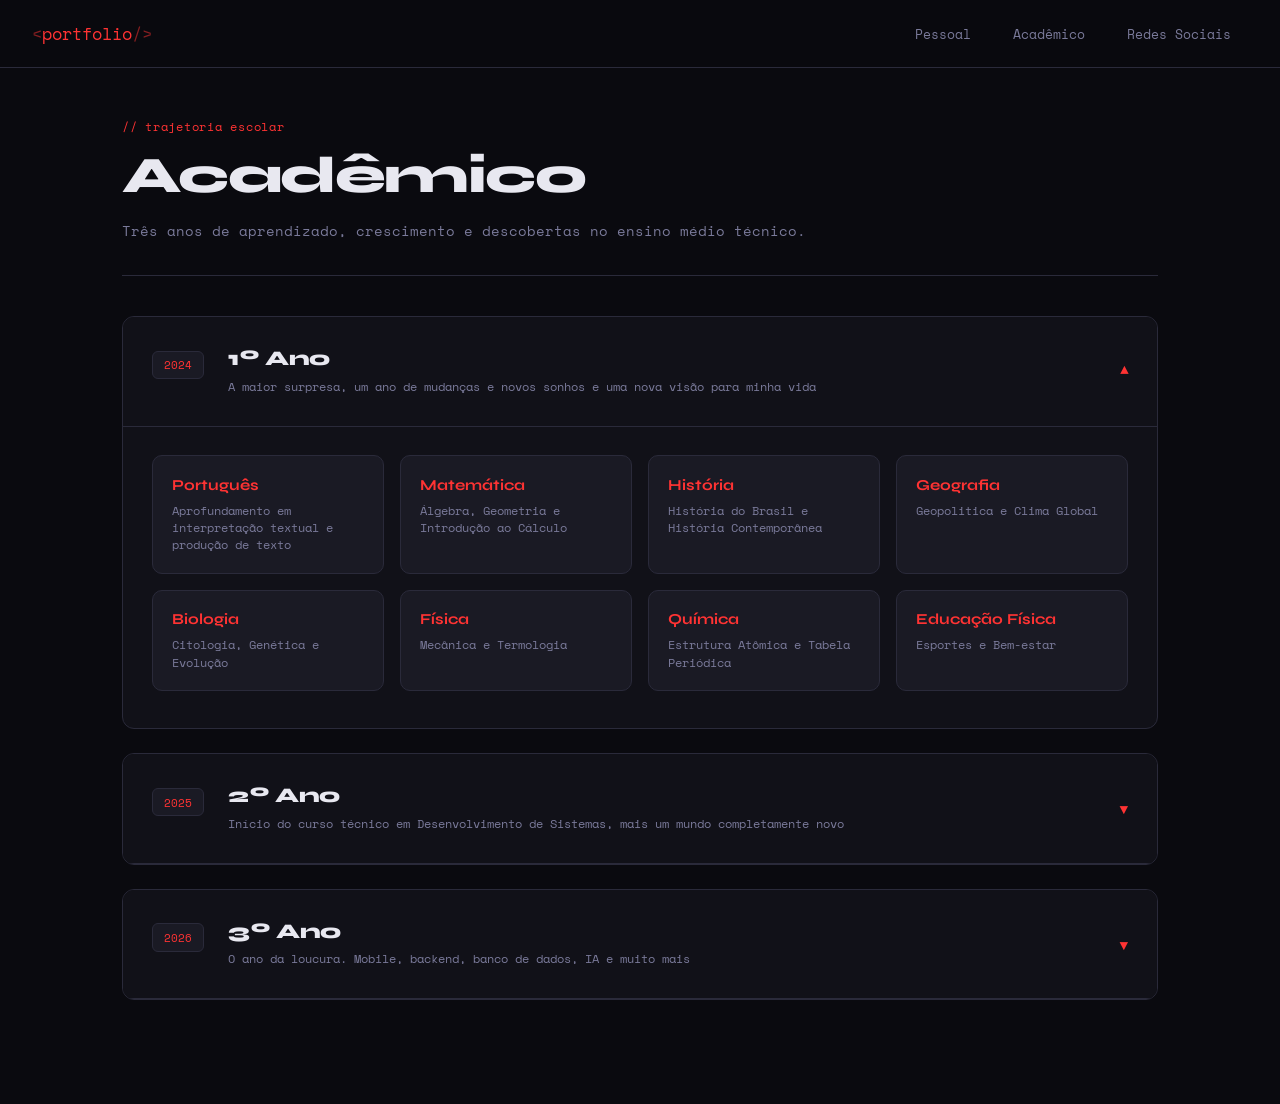
<file: portfólio/pages/academico.html>
<!DOCTYPE html>
<html lang="pt-BR">
<head>
  <meta charset="UTF-8"/>
  <meta name="viewport" content="width=device-width, initial-scale=1.0"/>
  <title>Acadêmico | João Paulo</title>
  <link href="https://fonts.googleapis.com/css2?family=Space+Mono:wght@400;700&family=Syne:wght@400;700;800&display=swap" rel="stylesheet"/>
  <link rel="stylesheet" href="../css/style.css"/>
</head>
<body>

<nav class="navbar">
  <a href="../index.html" class="nav-logo"><span>&lt;</span>portfolio<span>/&gt;</span></a>
  <div class="nav-links">
    <a href="../index.html" class="nav-btn">Pessoal</a>
    <a href="academico.html" class="nav-btn">Acadêmico</a>
    <a href="sociais.html" class="nav-btn">Redes Sociais</a>
  </div>
</nav>

<div class="page">
  <div class="page-header">
    <p class="tag-section">// trajetoria escolar</p>
    <h1>Acadêmico</h1>
    <p>Três anos de aprendizado, crescimento e descobertas no ensino médio técnico.</p>
  </div>
 
  <!-- ANO 1 -->
  <div id="ano1" class="year-section">
    <button class="year-header" onclick="toggleYear(this)">
      <div class="year-header-content">
        <span class="year-badge">2024</span>
        <div>
          <h2>1º Ano</h2>
          <p>A maior surpresa, um ano de mudanças e novos sonhos e uma nova visão para minha vida</p>
        </div>
      </div>
      <span class="year-toggle">▼</span>
    </button>
    <div class="year-content">
      <div class="subjects-grid">
        <div class="subject-item">
          <h3>Português</h3>
          <p>Aprofundamento em interpretação textual e produção de texto</p>
        </div>
        <div class="subject-item">
          <h3>Matemática</h3>
          <p>Álgebra, Geometria e Introdução ao Cálculo</p>
        </div>
        <div class="subject-item">
          <h3>História</h3>
          <p>História do Brasil e História Contemporânea</p>
        </div>
        <div class="subject-item">
          <h3>Geografia</h3>
          <p>Geopolitica e Clima Global</p>
        </div>
        <div class="subject-item">
          <h3>Biologia</h3>
          <p>Citologia, Genética e Evolução</p>
        </div>
        <div class="subject-item">
          <h3>Física</h3>
          <p>Mecânica e Termologia</p>
        </div>
        <div class="subject-item">
          <h3>Química</h3>
          <p>Estrutura Atômica e Tabela Periódica</p>
        </div>
        <div class="subject-item">
          <h3>Educação Física</h3>
          <p>Esportes e Bem-estar</p>
        </div>
      </div>
    </div>
  </div>

  <!-- ANO 2 -->
  <div id="ano2" class="year-section">
    <button class="year-header" onclick="toggleYear(this)">
      <div class="year-header-content">
        <span class="year-badge">2025</span>
        <div>
          <h2>2º Ano</h2>
          <p>Início do curso técnico em Desenvolvimento de Sistemas, mais um mundo completamente novo</p>
        </div>
      </div>
      <span class="year-toggle">▼</span>
    </button>
    <div class="year-content">
      <div class="subjects-grid">
        <div class="subject-item">
          <h3>Lógica e Linguagem de Programação I</h3>
          <p>Lógica de programação com Python</p>
        </div>
        <div class="subject-item">
          <h3>Carreiras e Competências para o Mercado de Trabalho</h3>
          <p>Preparação para o mercado de trabalho</p>
        </div>
        <div class="subject-item">
          <h3>Redes de Computadores e Segurança da Inormação na Nuvem</h3>
          <p>Como funciona redes de computadores e proteção de dados</p>
        </div>
        <div class="subject-item">
          <h3>Processos de Desenvolvimento de Software e Metodologias Ágeis</h3>
          <p>como desenvolver um sistema de forma organizada</p>
        </div>
        <div class="subject-item">
          <h3>ED. Física</h3>
          <p>Exercícios e saúde corporal</p>
        </div>
        <div class="subject-item">
          <h3>Sociologia</h3>
          <p>Estudo de sociedade e comportamento</p>
        </div>
        <div class="subject-item">
          <h3>Matemática</h3>
          <p>Cálculos e raciocínio lógico</p>
        </div>
        <div class="subject-item">
          <h3>Português </h3>
          <p>Gramática e interpretação de texto</p>
        </div>
      </div>
    </div>
  </div>

  <!-- ANO 3 -->
  <div id="ano3" class="year-section">
    <button class="year-header" onclick="toggleYear(this)">
      <div class="year-header-content">
        <span class="year-badge">2026</span>
        <div>
          <h2>3º Ano</h2>
          <p>O ano da loucura. Mobile, backend, banco de dados, IA e muito mais</p>
        </div>
      </div>
      <span class="year-toggle">▼</span>
    </button>
    <div class="year-content">
      <div class="subjects-grid">
        <div class="subject-item">
          <h3>Língua portuguesa</h3>
          <p>Interpretação de textos, gramática e aprofundamento em leitura</p>
        </div>
        <div class="subject-item">
          <h3>Desenvolvimento Mobile</h3>
          <p>Criação de aplicativos mobile</p>
        </div>
        <div class="subject-item">
          <h3>Backend</h3>
          <p>parte interna e lógica dos sistemas</p>
        </div>
        <div class="subject-item">
          <h3>Modelagem e Desenvolvimento de Banco de Dados</h3>
          <p>NoSQL, MongoDB e Otimização</p>
        </div>
        <div class="subject-item">
          <h3>Inteligência Artificial</h3>
          <p>Machine Learning e Redes Neurais</p>
        </div>
        <div class="subject-item">
          <h3>Projeto Multidisciplinar</h3>
          <p>Desenvolvimento de Projeto Final Completo</p>
        </div>
        <div class="subject-item">
          <h3>frontend</h3>
          <p>Parte externa, tudo que aparece na tela</p>
        </div>
        <div class="subject-item">
          <h3>Versionamento de código e sistemas de mensageria</h3>
          <p>Controle, organização e comunicação entre sistemas</p>
        </div>
      </div>
    </div>
  </div>

</div>

<style>
.year-section {
  margin-bottom: 1.5rem;
  border-radius: var(--radius);
  overflow: hidden;
  border: 1px solid var(--border);
  background: var(--surface);
  transition: all 0.3s ease;
}

.year-section:hover {
  border-color: var(--red);
  box-shadow: 0 4px 20px rgba(255,51,51,0.08);
}

.year-header {
  width: 100%;
  display: flex;
  align-items: center;
  justify-content: space-between;
  background: var(--surface);
  border: none;
  padding: 1.8rem;
  cursor: pointer;
  transition: all 0.2s ease;
  font-family: var(--font-mono);
  color: var(--text);
  border-bottom: 1px solid var(--border);
}

.year-header:hover {
  background: var(--surface2);
  border-left: 4px solid var(--red);
  padding-left: calc(1.8rem - 4px);
}

.year-header-content {
  display: flex;
  align-items: center;
  gap: 1.5rem;
  flex: 1;
  text-align: left;
}

.year-header h2 {
  margin: 0 0 0.3rem 0;
  font-size: 1.3rem;
}

.year-header p {
  margin: 0;
  font-size: 0.78rem;
  color: var(--text-muted);
}

.year-toggle {
  color: var(--red);
  font-size: 0.9rem;
  transition: transform 0.3s ease;
  flex-shrink: 0;
}

.year-header.active .year-toggle {
  transform: rotate(180deg);
}

.year-content {
  max-height: 0;
  overflow: hidden;
  transition: max-height 0.3s ease;
  padding: 0 1.8rem;
}

.year-content.active {
  max-height: 2000px;
  padding: 1.8rem;
}

.subjects-grid {
  display: grid;
  grid-template-columns: repeat(auto-fit, minmax(220px, 1fr));
  gap: 1rem;
}

.subject-item {
  background: var(--surface2);
  border: 1px solid var(--border);
  border-radius: 10px;
  padding: 1.2rem;
  transition: all 0.2s ease;
}

.subject-item:hover {
  border-color: var(--red);
  transform: translateY(-3px);
  background: var(--bg);
}

.subject-item h3 {
  margin: 0 0 0.5rem 0;
  font-size: 0.95rem;
  color: var(--red);
}

.subject-item p {
  margin: 0;
  font-size: 0.78rem;
  color: var(--text-muted);
  line-height: 1.4;
}

@media (max-width: 700px) {
  .year-header {
    padding: 1.2rem;
    flex-direction: column;
    align-items: flex-start;
  }
  
  .year-header-content {
    flex-direction: column;
    width: 100%;
  }
  
  .year-content.active {
    padding: 1.2rem;
  }
  
  .subjects-grid {
    grid-template-columns: 1fr;
  }
}
</style>

<script>
function toggleYear(button) {
  button.classList.toggle('active');
  const content = button.nextElementSibling;
  content.classList.toggle('active');
}


document.addEventListener('DOMContentLoaded', function() {
  const firstYearButton = document.querySelector('.year-header');
  if (firstYearButton) {
    firstYearButton.click();
  }
});
</script>

</body>
</html>
</file>
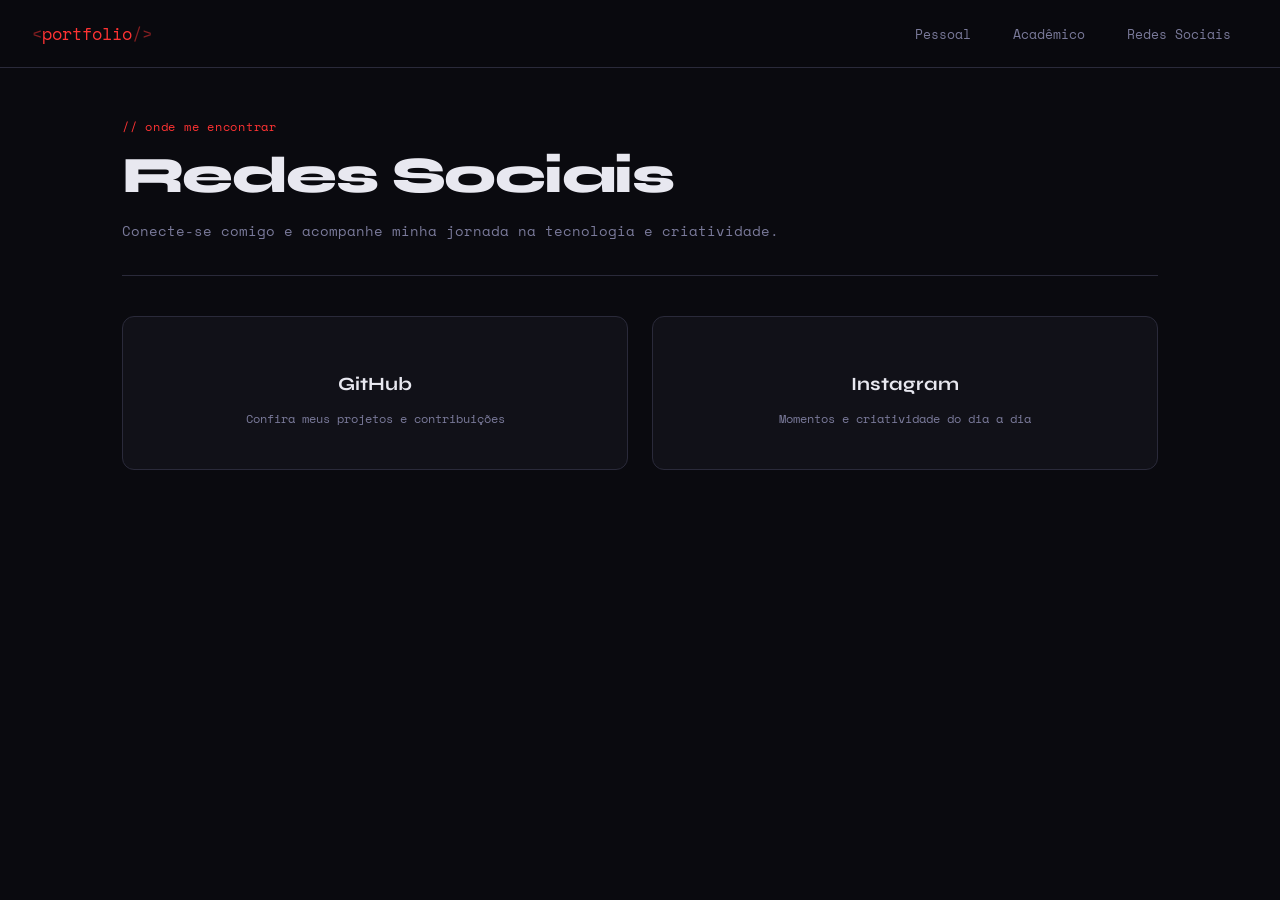
<file: portfólio/pages/sociais.html>
<!DOCTYPE html>
<html lang="pt-BR">
<head>
  <meta charset="UTF-8"/>
  <meta name="viewport" content="width=device-width, initial-scale=1.0"/>
  <title>Redes Sociais | João Paulo</title>
  <link href="https://fonts.googleapis.com/css2?family=Space+Mono:wght@400;700&family=Syne:wght@400;700;800&display=swap" rel="stylesheet"/>
  <link rel="stylesheet" href="../css/style.css"/>
</head>
<body>

<nav class="navbar">
  <a href="../index.html" class="nav-logo"><span>&lt;</span>portfolio<span>/&gt;</span></a>
  <div class="nav-links">
    <a href="../index.html" class="nav-btn">Pessoal</a>
    <a href="academico.html" class="nav-btn">Acadêmico</a>
    <a href="sociais.html" class="nav-btn">Redes Sociais</a>
  </div>
</nav>

<div class="page">
  <div class="page-header">
    <p class="tag-section">// onde me encontrar</p>
    <h1>Redes Sociais</h1>
    <p>Conecte-se comigo e acompanhe minha jornada na tecnologia e criatividade.</p>
  </div>

  <div class="social-grid">
    <a href="https://github.com/JoaoPaulo-Escolar" target="_blank" rel="noopener noreferrer" class="social-card">
      <div class="social-icon"></div>
      <h3>GitHub</h3>
      <p>Confira meus projetos e contribuições</p>
    </a>
    <a href="https://www.instagram.com/rodriguesreal07/" target="_blank" rel="noopener noreferrer" class="social-card">
      <div class="social-icon"></div>
      <h3>Instagram</h3>
      <p>Momentos e criatividade do dia a dia</p>
    </a>
    

</body>
</html>
</file>
<file: portfólio/css/style.css>
*, *::before, *::after {
  box-sizing: border-box;
  margin: 0;
  padding: 0;
}

:root {
  --bg: #0a0a0f;
  --surface: #111118;
  --surface2: #1a1a24;
  --border: #2a2a3a;
  --red: #ff3333;
  --red-dim: #8c1a1a;
  --blue: #4fc3f7;
  --text: #e8e8f0;
  --text-muted: #7a7a9a;
  --font-display: 'Syne', sans-serif;
  --font-mono: 'Space Mono', monospace;
  --radius: 12px;
}

html { scroll-behavior: smooth; }

body {
  background: var(--bg);
  color: var(--text);
  font-family: var(--font-mono);
  min-height: 100vh;
  overflow-x: hidden;
}

.navbar {
  position: sticky;
  top: 0;
  background: rgba(10,10,15,0.95);
  backdrop-filter: blur(20px);
  border-bottom: 1px solid var(--border);
  display: flex;
  align-items: center;
  justify-content: space-between;
  padding: 0 2rem;
  height: 68px;
  z-index: 100;
}

.nav-logo {
  font-family: var(--font-mono);
  font-size: 1.05rem;
  color: var(--red);
  text-decoration: none;
}
.nav-logo span { opacity: 0.5; }

.nav-links { display: flex; gap: 0.5rem; }

.nav-btn {
  display: inline-block;
  border: 1px solid transparent;
  color: var(--text-muted);
  font-family: var(--font-mono);
  font-size: 0.82rem;
  padding: 0.4rem 1rem;
  border-radius: 6px;
  text-decoration: none;
  transition: all 0.2s;
}
.nav-btn:hover { color: var(--text); border-color: var(--border); }

.page {
  max-width: 1100px;
  margin: 0 auto;
  padding: 3rem 2rem 5rem;
  animation: fadeIn 0.35s ease;
}

@keyframes fadeIn {
  from { opacity: 0; transform: translateY(14px); }
  to   { opacity: 1; transform: none; }
}

.tag-section {
  font-family: var(--font-mono);
  font-size: 0.78rem;
  color: var(--red);
  letter-spacing: 0.06em;
  margin-bottom: 0.4rem;
}

h1 { font-family: var(--font-display); font-weight: 800; letter-spacing: -0.03em; }
h2 { font-family: var(--font-display); font-weight: 800; letter-spacing: -0.02em; }
h3 { font-family: var(--font-display); font-weight: 700; }
p  { line-height: 1.7; color: var(--text-muted); font-size: 0.88rem; }

.hero {
  display: grid;
  grid-template-columns: 1fr auto;
  gap: 3rem;
  align-items: center;
  min-height: 58vh;
  padding-bottom: 3rem;
}

.hero h1 { font-size: clamp(2.4rem, 6vw, 4.2rem); line-height: 1.05; margin-bottom: 1rem; }

.hero-highlight {
  color: var(--red);
  position: relative;
  display: inline-block;
}
.hero-highlight::after {
  content: '';
  position: absolute;
  bottom: 2px; left: 0; right: 0;
  height: 3px;
  background: var(--red);
  border-radius: 2px;
  opacity: 0.35;
}

.hero p { max-width: 480px; margin-bottom: 1.5rem; font-size: 0.92rem; }
.hero p strong { color: var(--red); font-weight: 700; }

.hero-tags { display: flex; flex-wrap: wrap; gap: 0.5rem; }
.hero-tag {
  background: var(--surface2);
  border: 1px solid var(--border);
  border-radius: 20px;
  padding: 0.3rem 0.9rem;
  font-size: 0.78rem;
  color: var(--text-muted);
}

.photo-frame { position: relative; width: 260px; flex-shrink: 0; }
.photo-inner {
  width: 260px;
  height: 320px;
  border-radius: var(--radius);
  overflow: hidden;
  border: 2px solid var(--border);
  background: var(--surface2);
  position: relative;
  z-index: 1;
}
.photo-inner img { width: 100%; height: 100%; object-fit: cover; display: block; }

.photo-deco {
  position: absolute;
  inset: 12px -12px -12px 12px;
  border: 2px solid var(--red);
  border-radius: var(--radius);
  opacity: 0.25;
}

.cards-grid {
  display: grid;
  grid-template-columns: repeat(auto-fit, minmax(250px, 1fr));
  gap: 1rem;
  margin-bottom: 3rem;
}

.card {
  background: var(--surface);
  border: 1px solid var(--border);
  border-radius: var(--radius);
  padding: 1.5rem;
  transition: border-color 0.2s, transform 0.2s;
}
.card:hover { border-color: var(--red); transform: translateY(-3px); }

.card-label {
  display: inline-block;
  font-family: var(--font-mono);
  font-size: 0.68rem;
  color: var(--red);
  letter-spacing: 0.08em;
  text-transform: uppercase;
  margin-bottom: 0.5rem;
}

.section-title {
  font-family: var(--font-display);
  font-size: 1.7rem;
  margin-bottom: 1.2rem;
}

.music-card {
  background: var(--surface);
  border: 1px solid var(--border);
  border-radius: var(--radius);
  padding: 1.5rem 2rem;
  display: flex;
  align-items: center;
  gap: 2rem;
  flex-wrap: wrap;
  margin-bottom: 2.5rem;
}

.music-left {
  display: flex;
  align-items: center;
  gap: 1rem;
}

.music-disc {
  width: 52px; height: 52px;
  border-radius: 50%;
  background: conic-gradient(var(--red-dim), var(--surface2), var(--red-dim));
  border: 2px solid var(--border);
  flex-shrink: 0;
  animation: spin 20s linear infinite;
}

@keyframes spin {
  from { transform: rotate(0deg); }
  to { transform: rotate(360deg); }
}

audio { flex: 1; min-width: 200px; }

.video-wrap {
  background: var(--surface);
  border: 1px solid var(--border);
  border-radius: var(--radius);
  overflow: hidden;
}

video { width: 100%; height: auto; display: block; }

.video-caption {
  padding: 1.2rem 1.5rem;
  border-top: 1px solid var(--border);
  font-size: 0.82rem;
  color: var(--text-muted);
  line-height: 1.65;
}

.breadcrumb {
  display: flex;
  align-items: center;
  gap: 0.5rem;
  font-size: 0.75rem;
  color: var(--text-muted);
  margin-bottom: 2rem;
  flex-wrap: wrap;
}
.breadcrumb a { color: var(--red); text-decoration: none; }
.breadcrumb a:hover { text-decoration: underline; }

.years-grid {
  display: grid;
  grid-template-columns: repeat(auto-fit, minmax(280px, 1fr));
  gap: 1.2rem;
  margin-top: 1rem;
}

.page-header {
  margin-bottom: 2.5rem;
  padding-bottom: 2rem;
  border-bottom: 1px solid var(--border);
}

.page-header h1 { 
  font-size: clamp(1.8rem, 5vw, 3.2rem);
  margin: 0.5rem 0 0.8rem;
}

.year-card {
  background: var(--surface);
  border: 1px solid var(--border);
  border-radius: var(--radius);
  padding: 1.8rem;
  text-decoration: none;
  color: var(--text);
  display: block;
  transition: all 0.2s;
  border-left: 4px solid var(--red-dim);
}
.year-card:hover { border-color: var(--red); transform: translateY(-4px); box-shadow: 0 10px 30px rgba(255,51,51,0.08); }

.year-badge {
  display: inline-block;
  background: var(--surface2);
  border: 1px solid var(--border);
  border-radius: 6px;
  padding: 0.3rem 0.7rem;
  font-size: 0.7rem;
  color: var(--red);
  margin-bottom: 0.8rem;
}

.year-card h2 { margin-bottom: 0.5rem; }
.year-card p { font-size: 0.82rem; margin-bottom: 1rem; }

.ver-mais {
  display: inline-block;
  color: var(--red);
  font-family: var(--font-mono);
  font-size: 0.78rem;
  margin-top: 1rem;
  opacity: 0.7;
}

.subjects-grid {
  display: grid;
  grid-template-columns: repeat(auto-fill, minmax(200px, 1fr));
  gap: 0.7rem;
  margin-bottom: 0.5rem;
}

.subject-link {
  background: var(--surface);
  border: 1px solid var(--border);
  border-radius: 10px;
  padding: 1rem 1.1rem;
  text-decoration: none;
  color: var(--text);
  display: flex;
  align-items: center;
  gap: 0.7rem;
  transition: all 0.2s;
  font-size: 0.83rem;
  font-family: var(--font-display);
  font-weight: 700;
}
.subject-link:hover { border-color: var(--red); transform: translateY(-2px); background: var(--surface2); }

.project-link {
  background: var(--surface2);
  border: 1px solid var(--red-dim);
  border-radius: var(--radius);
  padding: 1.4rem 1.5rem;
  text-decoration: none;
  color: var(--text);
  display: flex;
  align-items: flex-start;
  gap: 1rem;
  transition: all 0.2s;
  margin-top: 0.7rem;
}
.project-link:hover { border-color: var(--red); transform: translateY(-3px); box-shadow: 0 8px 24px rgba(255,51,51,0.1); }

.social-grid {
  display: grid;
  grid-template-columns: repeat(auto-fit, minmax(260px, 1fr));
  gap: 1.5rem;
  margin-top: 1rem;
}

.social-card {
  background: var(--surface);
  border: 1px solid var(--border);
  border-radius: var(--radius);
  padding: 2.5rem 2rem;
  text-decoration: none;
  color: var(--text);
  display: flex;
  flex-direction: column;
  align-items: center;
  text-align: center;
  gap: 0.5rem;
  transition: all 0.25s;
  position: relative;
  overflow: hidden;
}
.social-card:hover { transform: translateY(-5px); border-color: var(--red); }

.social-icon {
  font-size: 2.5rem;
  margin-bottom: 0.5rem;
}

.social-card h3 { margin-bottom: 0.3rem; }
.social-card p { font-size: 0.78rem; }

.empty-note {
  font-size: 0.8rem;
  color: var(--text-muted);
  text-align: center;
  padding: 1rem;
  border: 1px dashed var(--border);
  border-radius: 8px;
  margin-top: 1rem;
}

@media (max-width: 700px) {
  .hero { grid-template-columns: 1fr; text-align: center; }
  .hero-right { display: flex; justify-content: center; }
  .photo-frame { width: 180px; }
  .photo-inner { width: 180px; height: 220px; }
  .music-card { flex-direction: column; align-items: flex-start; }
  .music-left { width: 100%; }
  audio { width: 100%; }
  .navbar { padding: 0 1rem; }
  .page { padding: 2rem 1rem 4rem; }
}
</file>
